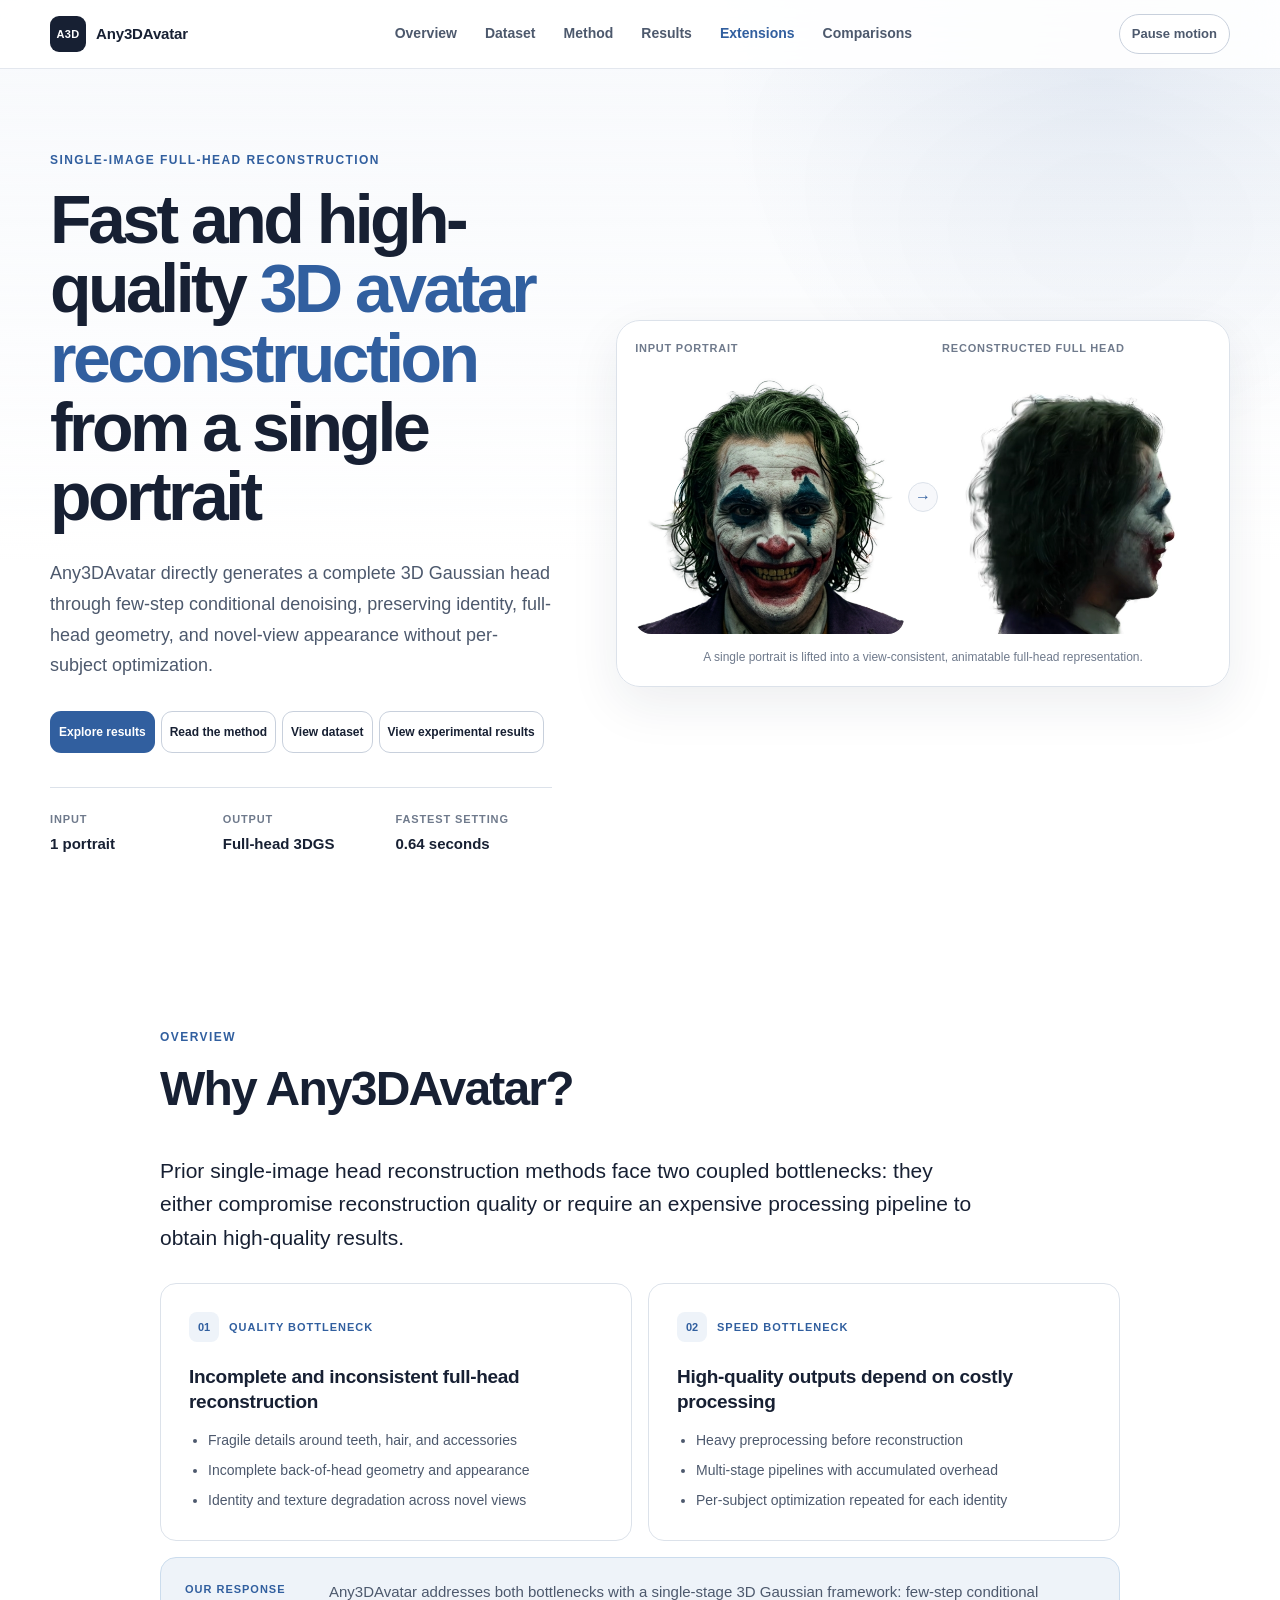
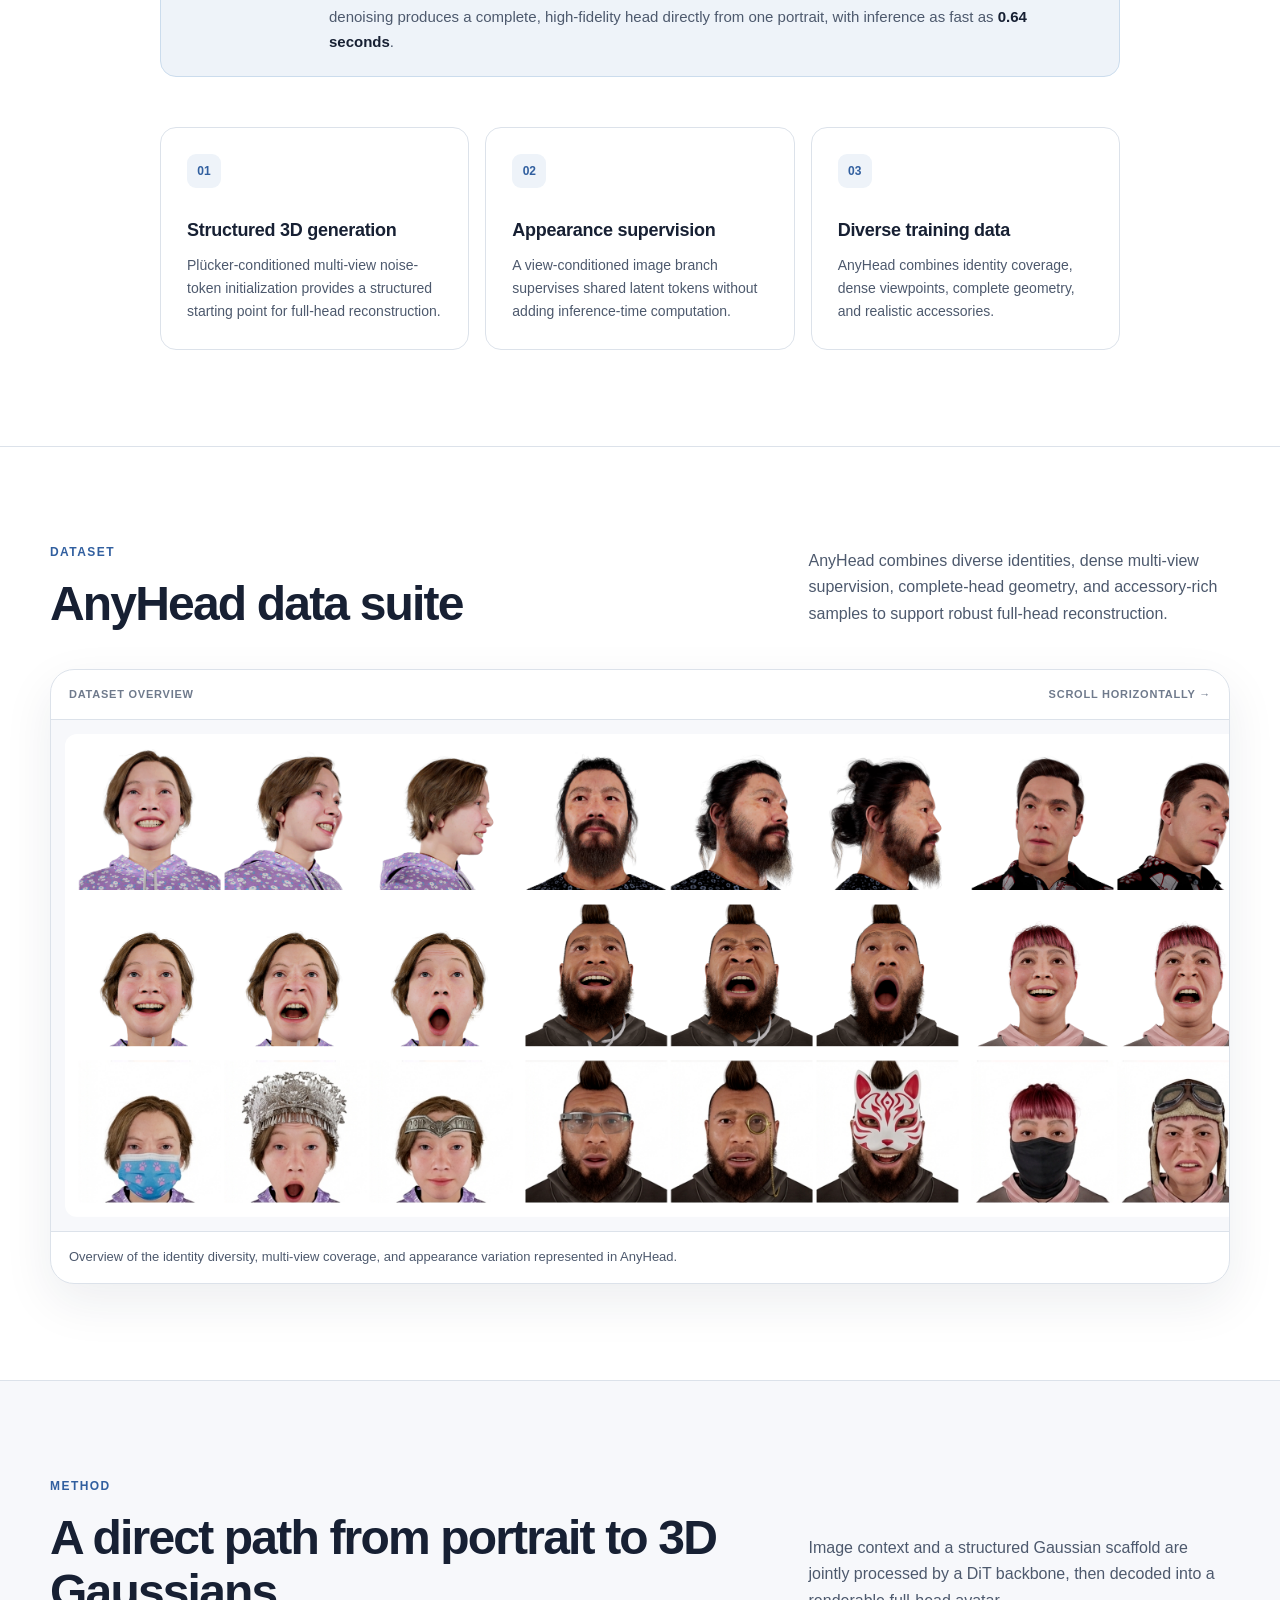
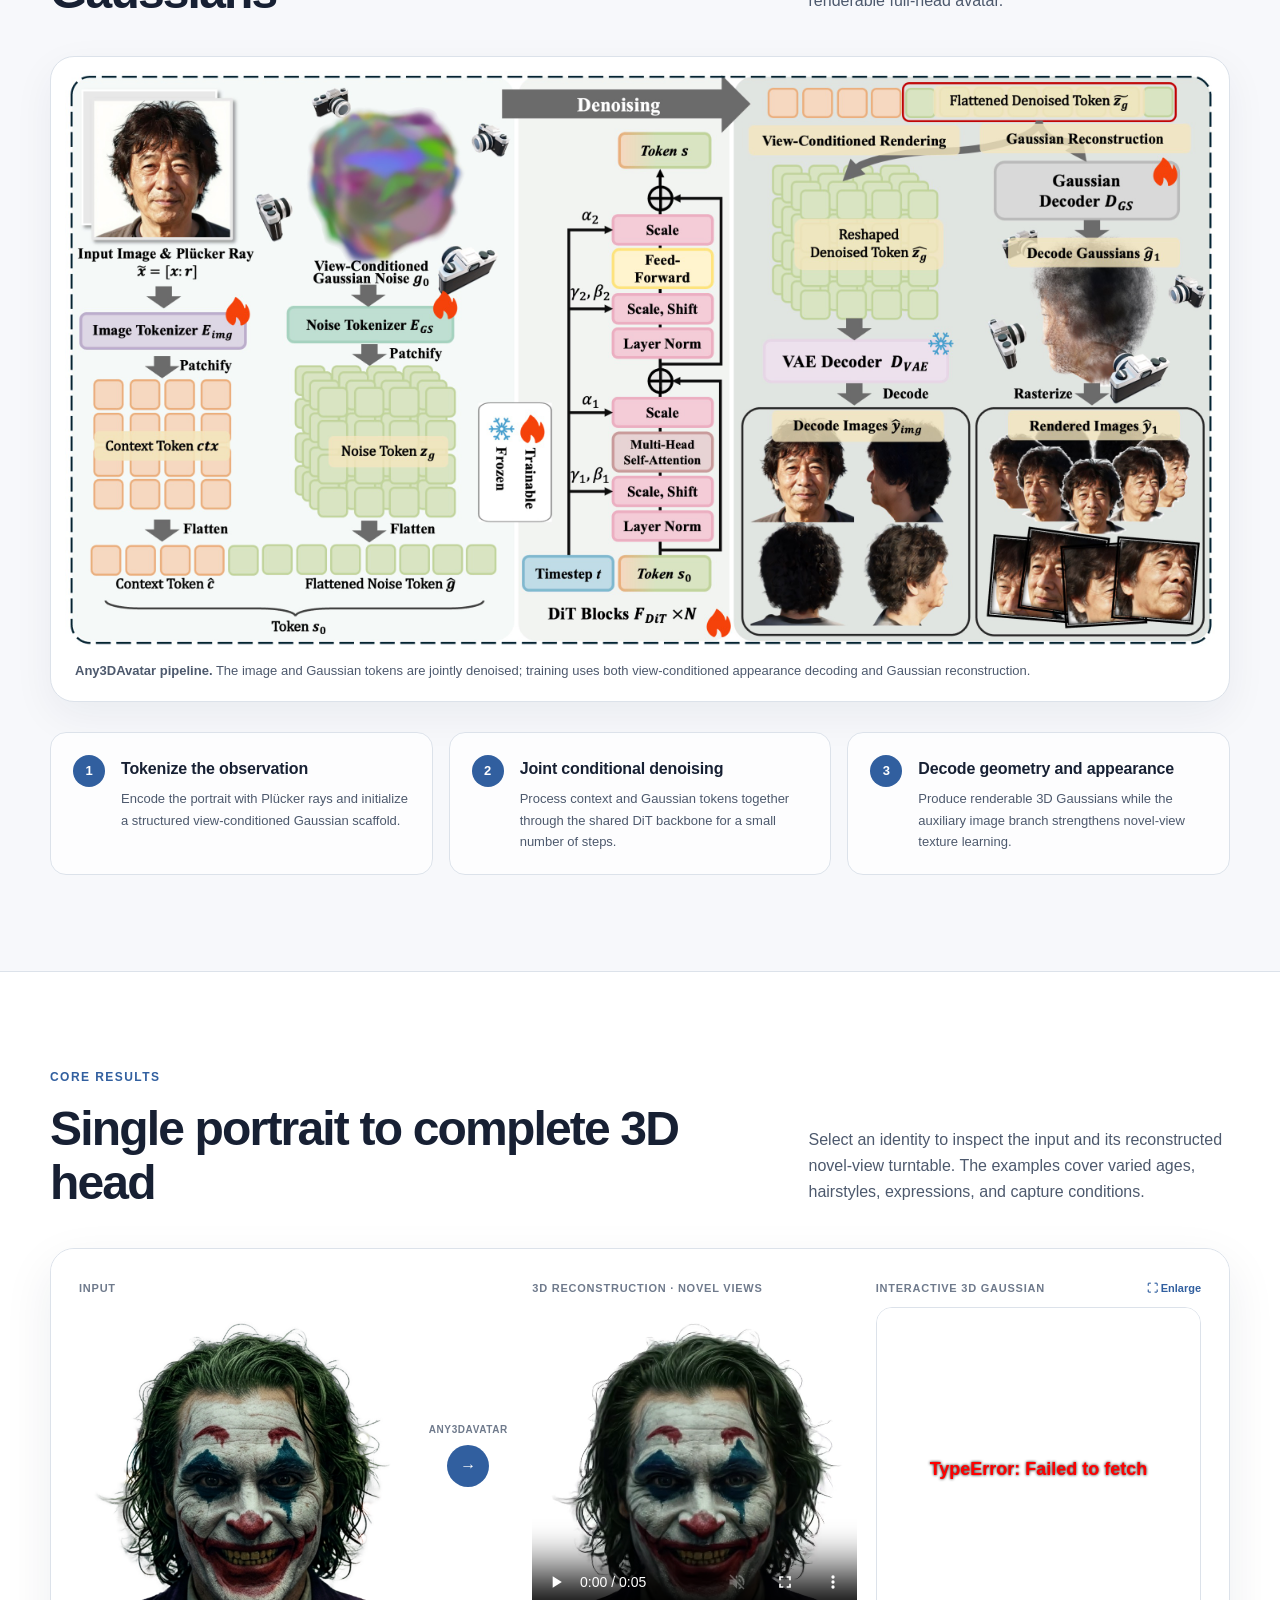
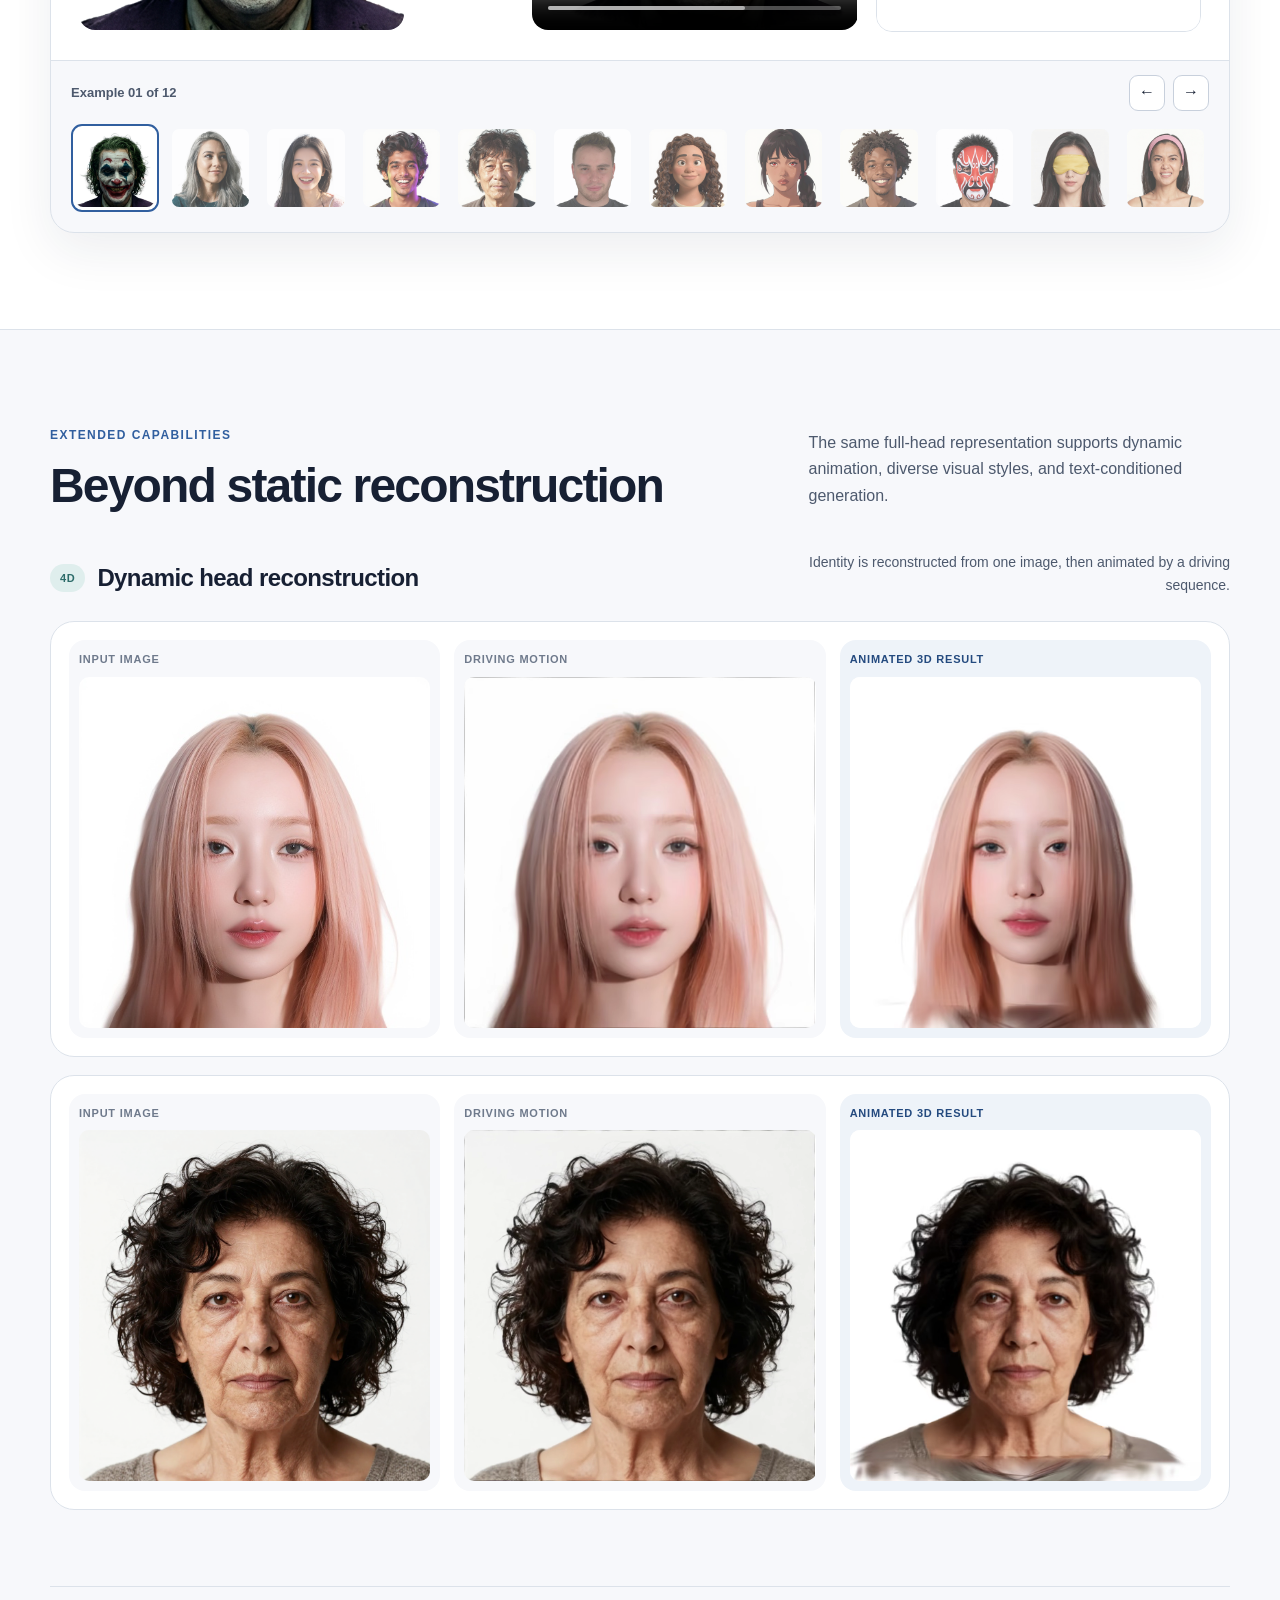
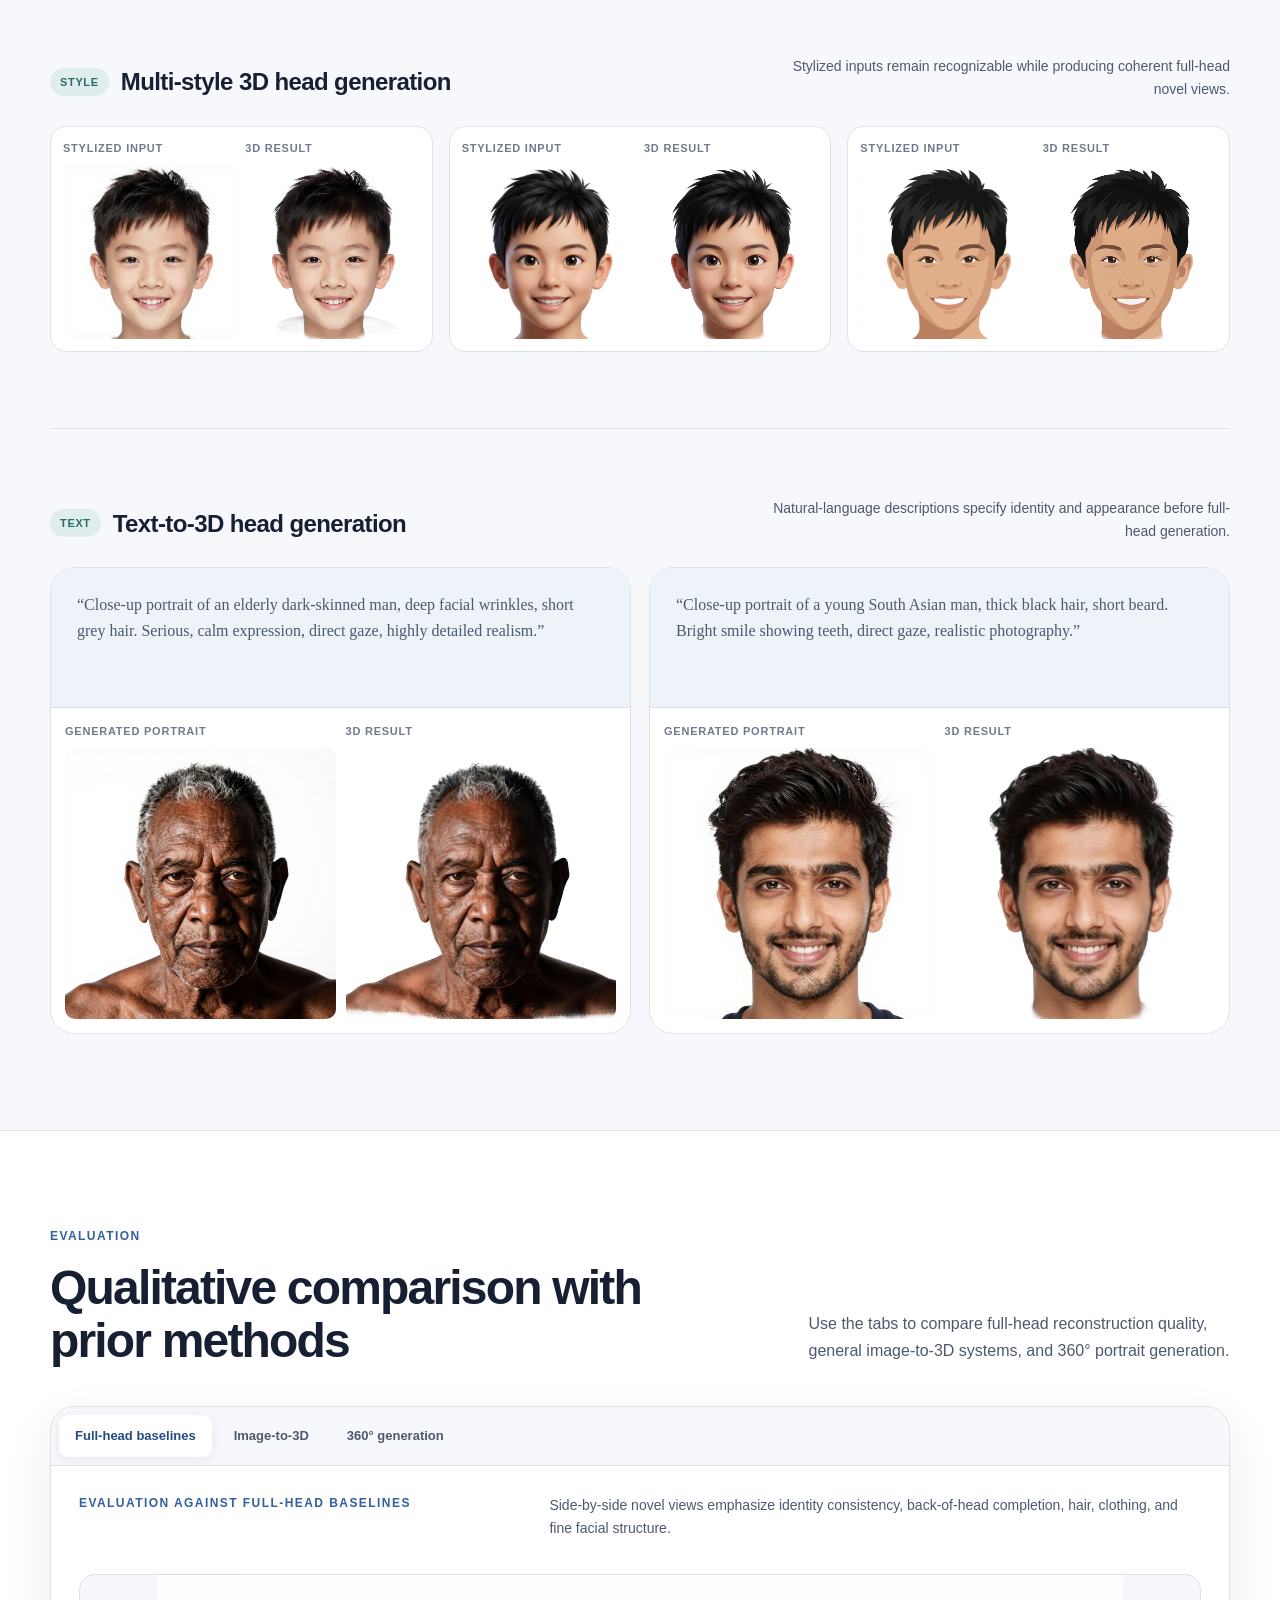
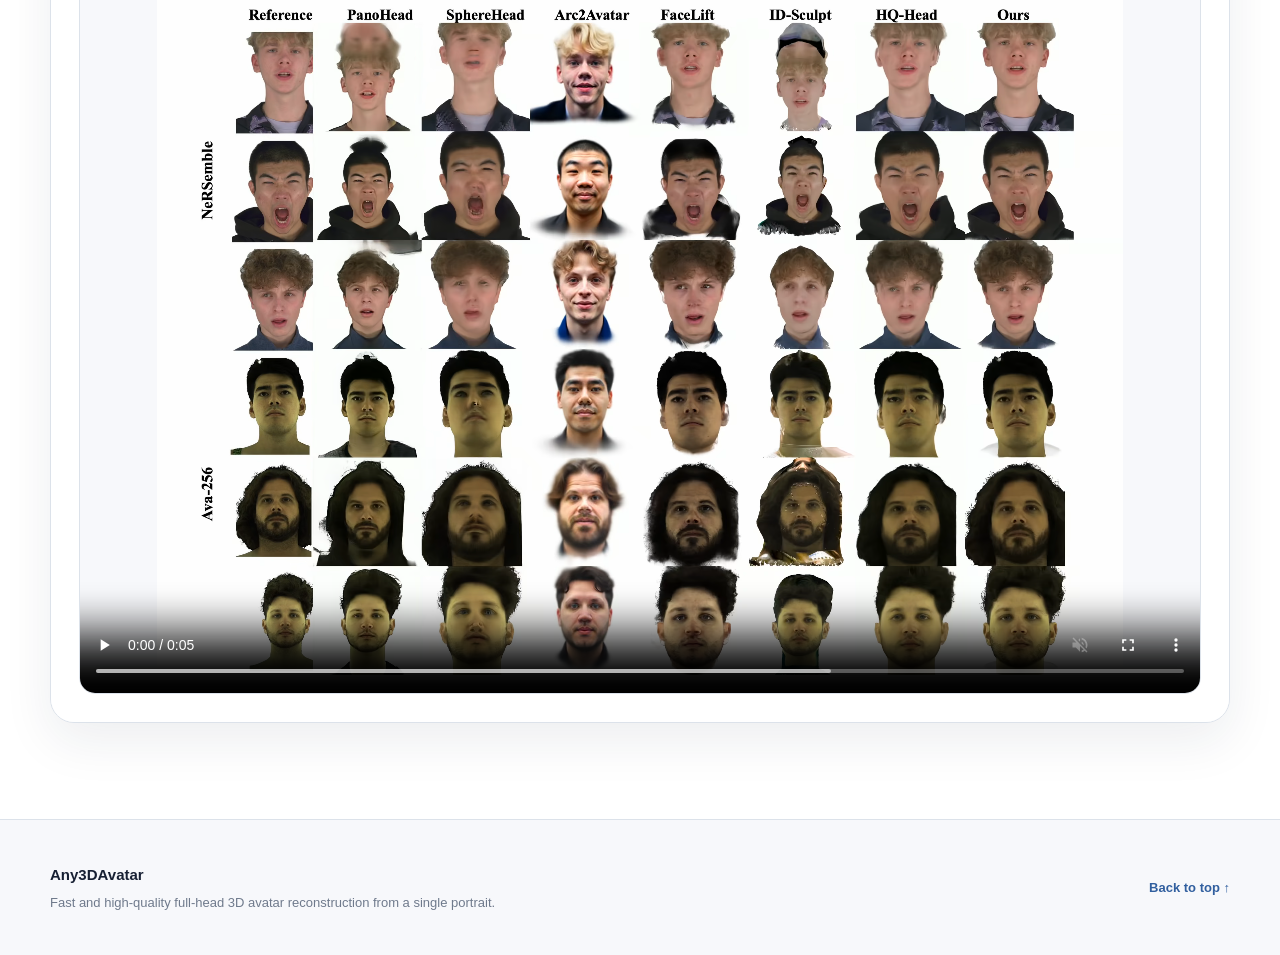
<file: index.html>
<!DOCTYPE html>
<html lang="en">

<head>
  <meta charset="utf-8">
  <meta name="viewport" content="width=device-width, initial-scale=1">
  <meta name="description"
    content="Any3DAvatar reconstructs a high-quality full-head 3D Gaussian avatar from a single portrait image.">
  <meta name="theme-color" content="#f7f8fb">
  <title>Any3DAvatar | Single-Image Full-Head 3D Avatar Reconstruction</title>
  <link rel="stylesheet" href="./static/css/index.css">
  <script defer src="./static/js/site.js"></script>
</head>

<body>
  <a class="skip-link" href="#main-content">Skip to main content</a>

  <header class="site-header">
    <div class="page-shell header-inner">
      <a class="brand" href="#top" aria-label="Any3DAvatar home">
        <span class="brand-mark" aria-hidden="true">A3D</span>
        <span>Any3DAvatar</span>
      </a>
      <nav class="site-nav" aria-label="Primary navigation">
        <a href="#overview">Overview</a>
        <a href="#dataset">Dataset</a>
        <a href="#method">Method</a>
        <a href="#results">Results</a>
        <a href="#extensions">Extensions</a>
        <a href="#comparisons">Comparisons</a>
      </nav>
      <button class="motion-toggle" id="motion-toggle" type="button" aria-pressed="false">
        Pause motion
      </button>
    </div>
  </header>

  <main id="main-content">
    <section class="hero-section" id="top">
      <div class="page-shell hero-grid">
        <div class="hero-copy">
          <p class="eyebrow">Single-image full-head reconstruction</p>
          <h1>Fast and high-quality <span>3D avatar reconstruction</span> from a single portrait</h1>
          <p class="hero-summary">
            Any3DAvatar directly generates a complete 3D Gaussian head through few-step conditional denoising,
            preserving identity, full-head geometry, and novel-view appearance without per-subject optimization.
          </p>
          <div class="hero-actions">
            <a class="button button-primary" href="#results">Explore results</a>
            <a class="button button-secondary" href="#method">Read the method</a>
            <a class="button button-secondary" href="#dataset">View dataset</a>
            <a class="button button-secondary" href="#comparisons">View experimental results</a>
          </div>
          <dl class="hero-facts">
            <div>
              <dt>Input</dt>
              <dd>1 portrait</dd>
            </div>
            <div>
              <dt>Output</dt>
              <dd>Full-head 3DGS</dd>
            </div>
            <div>
              <dt>Fastest setting</dt>
              <dd>0.64 seconds</dd>
            </div>
          </dl>
        </div>

        <figure class="hero-demo media-panel">
          <div class="hero-demo-grid">
            <div class="media-cell">
              <span class="media-label">Input portrait</span>
              <img src="./static/images/in1.png" alt="Input portrait used for the reconstruction example"
                fetchpriority="high">
            </div>
            <div class="demo-arrow" aria-hidden="true">→</div>
            <div class="media-cell">
              <span class="media-label">Reconstructed full head</span>
              <video muted loop playsinline preload="metadata"
                title="Novel-view rotation of the reconstructed full-head avatar">
                <source src="./static/videos/video1.mp4" type="video/mp4">
              </video>
            </div>
          </div>
          <figcaption>A single portrait is lifted into a view-consistent, animatable full-head representation.</figcaption>
        </figure>
      </div>
    </section>

    <section class="section" id="overview">
      <div class="page-shell narrow-shell">
        <div class="section-heading">
          <p class="section-kicker">Overview</p>
          <h2>Why Any3DAvatar?</h2>
        </div>
        <p class="overview-intro">
          Prior single-image head reconstruction methods face two coupled bottlenecks: they either compromise
          reconstruction quality or require an expensive processing pipeline to obtain high-quality results.
        </p>
        <div class="problem-grid">
          <article class="problem-card">
            <div class="problem-card-heading">
              <span class="problem-number">01</span>
              <p>Quality bottleneck</p>
            </div>
            <h3>Incomplete and inconsistent full-head reconstruction</h3>
            <ul>
              <li>Fragile details around teeth, hair, and accessories</li>
              <li>Incomplete back-of-head geometry and appearance</li>
              <li>Identity and texture degradation across novel views</li>
            </ul>
          </article>
          <article class="problem-card">
            <div class="problem-card-heading">
              <span class="problem-number">02</span>
              <p>Speed bottleneck</p>
            </div>
            <h3>High-quality outputs depend on costly processing</h3>
            <ul>
              <li>Heavy preprocessing before reconstruction</li>
              <li>Multi-stage pipelines with accumulated overhead</li>
              <li>Per-subject optimization repeated for each identity</li>
            </ul>
          </article>
        </div>
        <div class="overview-response">
          <span>Our response</span>
          <p>
            Any3DAvatar addresses both bottlenecks with a single-stage 3D Gaussian framework: few-step conditional
            denoising produces a complete, high-fidelity head directly from one portrait, with inference as fast as
            <strong>0.64 seconds</strong>.
          </p>
        </div>

        <div class="contribution-grid">
          <article class="contribution-card">
            <span class="card-index">01</span>
            <h3>Structured 3D generation</h3>
            <p>Plücker-conditioned multi-view noise-token initialization provides a structured starting point for full-head reconstruction.</p>
          </article>
          <article class="contribution-card">
            <span class="card-index">02</span>
            <h3>Appearance supervision</h3>
            <p>A view-conditioned image branch supervises shared latent tokens without adding inference-time computation.</p>
          </article>
          <article class="contribution-card">
            <span class="card-index">03</span>
            <h3>Diverse training data</h3>
            <p>AnyHead combines identity coverage, dense viewpoints, complete geometry, and realistic accessories.</p>
          </article>
        </div>
      </div>
    </section>

    <section class="section dataset-section" id="dataset">
      <div class="page-shell">
        <div class="section-heading split-heading">
          <div>
            <p class="section-kicker">Dataset</p>
            <h2>AnyHead data suite</h2>
          </div>
          <p>
            AnyHead combines diverse identities, dense multi-view supervision, complete-head geometry, and
            accessory-rich samples to support robust full-head reconstruction.
          </p>
        </div>

        <figure class="dataset-figure">
          <div class="dataset-scroll-header">
            <span>Dataset overview</span>
            <span>Scroll horizontally →</span>
          </div>
          <div class="dataset-scroll" tabindex="0"
            aria-label="Horizontally scrollable overview of the AnyHead dataset">
            <img src="./static/images/dataset_overview_collage.png"
              alt="Wide collage presenting identities, viewpoints, geometry, and appearance coverage in the AnyHead dataset"
              loading="lazy">
          </div>
          <figcaption>
            Overview of the identity diversity, multi-view coverage, and appearance variation represented in AnyHead.
          </figcaption>
        </figure>
      </div>
    </section>

    <section class="section section-tinted" id="method">
      <div class="page-shell">
        <div class="section-heading split-heading">
          <div>
            <p class="section-kicker">Method</p>
            <h2>A direct path from portrait to 3D Gaussians</h2>
          </div>
          <p>
            Image context and a structured Gaussian scaffold are jointly processed by a DiT backbone, then decoded into
            a renderable full-head avatar.
          </p>
        </div>

        <figure class="pipeline-figure">
          <img src="./static/images/pipeline.jpg"
            alt="Any3DAvatar pipeline showing image tokenization, Gaussian noise tokenization, DiT denoising, and image and Gaussian decoders"
            loading="lazy">
          <figcaption>
            <strong>Any3DAvatar pipeline.</strong> The image and Gaussian tokens are jointly denoised; training uses both
            view-conditioned appearance decoding and Gaussian reconstruction.
          </figcaption>
        </figure>

        <ol class="method-steps">
          <li>
            <span>1</span>
            <div>
              <h3>Tokenize the observation</h3>
              <p>Encode the portrait with Plücker rays and initialize a structured view-conditioned Gaussian scaffold.</p>
            </div>
          </li>
          <li>
            <span>2</span>
            <div>
              <h3>Joint conditional denoising</h3>
              <p>Process context and Gaussian tokens together through the shared DiT backbone for a small number of steps.</p>
            </div>
          </li>
          <li>
            <span>3</span>
            <div>
              <h3>Decode geometry and appearance</h3>
              <p>Produce renderable 3D Gaussians while the auxiliary image branch strengthens novel-view texture learning.</p>
            </div>
          </li>
        </ol>
      </div>
    </section>

    <section class="section" id="results">
      <div class="page-shell">
        <div class="section-heading split-heading">
          <div>
            <p class="section-kicker">Core results</p>
            <h2>Single portrait to complete 3D head</h2>
          </div>
          <p>
            Select an identity to inspect the input and its reconstructed novel-view turntable. The examples cover
            varied ages, hairstyles, expressions, and capture conditions.
          </p>
        </div>

        <div class="result-explorer">
          <div class="explorer-stage">
            <div class="explorer-panel">
              <span class="media-label">Input</span>
              <img id="explorer-input" src="./static/images/in1.png" alt="Selected input portrait">
            </div>
            <div class="stage-connector" aria-hidden="true">
              <span>Any3DAvatar</span>
              <b>→</b>
            </div>
            <div class="explorer-panel">
              <span class="media-label">3D reconstruction · novel views</span>
              <video id="explorer-video" muted loop playsinline controls preload="metadata"
                title="Selected reconstructed avatar turntable">
                <source src="./static/videos/video1.mp4" type="video/mp4">
              </video>
            </div>
            <div class="explorer-panel explorer-splat-panel" id="explorer-splat-panel">
              <div class="explorer-splat-heading">
                <span class="media-label">Interactive 3D Gaussian</span>
                <button class="splat-expand-button" id="splat-expand" type="button"
                  aria-label="Open interactive 3D view in a large window" aria-haspopup="dialog"
                  aria-expanded="false">&#x26F6; Enlarge</button>
              </div>
              <iframe id="explorer-splat" src="./splat/index.html?url="
                title="Interactive 3D Gaussian for reconstruction example 1" loading="lazy"
                allowfullscreen tabindex="0"></iframe>
            </div>
          </div>
          <div class="explorer-toolbar">
            <p id="explorer-status" aria-live="polite">Example 01 of 12</p>
            <div class="explorer-arrows">
              <button id="explorer-prev" type="button" aria-label="Show previous example">←</button>
              <button id="explorer-next" type="button" aria-label="Show next example">→</button>
            </div>
          </div>
          <div class="identity-strip" id="identity-strip" role="tablist"
            aria-label="Choose a reconstruction example"></div>
        </div>
      </div>
    </section>

    <section class="section section-tinted" id="extensions">
      <div class="page-shell">
        <div class="section-heading split-heading">
          <div>
            <p class="section-kicker">Extended capabilities</p>
            <h2>Beyond static reconstruction</h2>
          </div>
          <p>
            The same full-head representation supports dynamic animation, diverse visual styles, and text-conditioned
            generation.
          </p>
        </div>

        <div class="subsection">
          <div class="subsection-heading">
            <div>
              <span class="capability-tag">4D</span>
              <h3>Dynamic head reconstruction</h3>
            </div>
            <p>Identity is reconstructed from one image, then animated by a driving sequence.</p>
          </div>
          <div class="dynamic-list">
            <article class="dynamic-case">
              <div class="labeled-media">
                <span>Input image</span>
                <img src="./static/images/4D1.jpg" alt="First identity input for 4D reconstruction" loading="lazy">
              </div>
              <div class="labeled-media">
                <span>Driving motion</span>
                <video muted loop playsinline preload="metadata" title="Driving motion for the first 4D example">
                  <source src="./static/videos/4D11.mp4" type="video/mp4">
                </video>
              </div>
              <div class="labeled-media emphasized-media">
                <span>Animated 3D result</span>
                <video muted loop playsinline preload="metadata" title="Animated result for the first 4D example">
                  <source src="./static/videos/4D12.mp4" type="video/mp4">
                </video>
              </div>
            </article>
            <article class="dynamic-case">
              <div class="labeled-media">
                <span>Input image</span>
                <img src="./static/images/4D2.png" alt="Second identity input for 4D reconstruction" loading="lazy">
              </div>
              <div class="labeled-media">
                <span>Driving motion</span>
                <video muted loop playsinline preload="metadata" title="Driving motion for the second 4D example">
                  <source src="./static/videos/4D21.mp4" type="video/mp4">
                </video>
              </div>
              <div class="labeled-media emphasized-media">
                <span>Animated 3D result</span>
                <video muted loop playsinline preload="metadata" title="Animated result for the second 4D example">
                  <source src="./static/videos/4D22.mp4" type="video/mp4">
                </video>
              </div>
            </article>
          </div>
        </div>

        <div class="subsection">
          <div class="subsection-heading">
            <div>
              <span class="capability-tag">Style</span>
              <h3>Multi-style 3D head generation</h3>
            </div>
            <p>Stylized inputs remain recognizable while producing coherent full-head novel views.</p>
          </div>
          <div class="style-grid">
            <article class="paired-card">
              <div>
                <span class="media-label">Stylized input</span>
                <img src="./static/images/multi2.png" alt="Painterly stylized portrait input" loading="lazy">
              </div>
              <div>
                <span class="media-label">3D result</span>
                <video muted loop playsinline preload="metadata" title="3D result for the painterly input">
                  <source src="./static/videos/style3.mp4" type="video/mp4">
                </video>
              </div>
            </article>
            <article class="paired-card">
              <div>
                <span class="media-label">Stylized input</span>
                <img src="./static/images/multi1.png" alt="Illustrated portrait input" loading="lazy">
              </div>
              <div>
                <span class="media-label">3D result</span>
                <video muted loop playsinline preload="metadata" title="3D result for the illustrated input">
                  <source src="./static/videos/style2.mp4" type="video/mp4">
                </video>
              </div>
            </article>
            <article class="paired-card">
              <div>
                <span class="media-label">Stylized input</span>
                <img src="./static/images/multi3.png" alt="Graphic stylized portrait input" loading="lazy">
              </div>
              <div>
                <span class="media-label">3D result</span>
                <video muted loop playsinline preload="metadata" title="3D result for the graphic input">
                  <source src="./static/videos/style1.mp4" type="video/mp4">
                </video>
              </div>
            </article>
          </div>
        </div>

        <div class="subsection">
          <div class="subsection-heading">
            <div>
              <span class="capability-tag">Text</span>
              <h3>Text-to-3D head generation</h3>
            </div>
            <p>Natural-language descriptions specify identity and appearance before full-head generation.</p>
          </div>
          <div class="text-result-grid">
            <article class="prompt-card">
              <blockquote>
                “Close-up portrait of an elderly dark-skinned man, deep facial wrinkles, short grey hair. Serious,
                calm expression, direct gaze, highly detailed realism.”
              </blockquote>
              <div class="prompt-media">
                <div>
                  <span class="media-label">Generated portrait</span>
                  <img src="./static/images/textin_1.png" alt="Portrait generated from the first text prompt" loading="lazy">
                </div>
                <div>
                  <span class="media-label">3D result</span>
                  <video muted loop playsinline preload="metadata" title="3D head generated from the first prompt">
                    <source src="./static/videos/text1.mp4" type="video/mp4">
                  </video>
                </div>
              </div>
            </article>
            <article class="prompt-card">
              <blockquote>
                “Close-up portrait of a young South Asian man, thick black hair, short beard. Bright smile showing
                teeth, direct gaze, realistic photography.”
              </blockquote>
              <div class="prompt-media">
                <div>
                  <span class="media-label">Generated portrait</span>
                  <img src="./static/images/textin_2.png" alt="Portrait generated from the second text prompt" loading="lazy">
                </div>
                <div>
                  <span class="media-label">3D result</span>
                  <video muted loop playsinline preload="metadata" title="3D head generated from the second prompt">
                    <source src="./static/videos/text2.mp4" type="video/mp4">
                  </video>
                </div>
              </div>
            </article>
          </div>
        </div>
      </div>
    </section>

    <section class="section" id="comparisons">
      <div class="page-shell">
        <div class="section-heading split-heading">
          <div>
            <p class="section-kicker">Evaluation</p>
            <h2>Qualitative comparison with prior methods</h2>
          </div>
          <p>
            Use the tabs to compare full-head reconstruction quality, general image-to-3D systems, and 360° portrait
            generation.
          </p>
        </div>

        <div class="comparison-viewer">
          <div class="comparison-tabs" role="tablist" aria-label="Comparison category">
            <button id="comparison-tab-baselines" type="button" role="tab" aria-selected="true"
              aria-controls="comparison-panel" data-comparison="baselines">Full-head baselines</button>
            <button id="comparison-tab-image3d" type="button" role="tab" aria-selected="false"
              aria-controls="comparison-panel" data-comparison="image3d">Image-to-3D</button>
            <button id="comparison-tab-video360" type="button" role="tab" aria-selected="false"
              aria-controls="comparison-panel" data-comparison="video360">360° generation</button>
          </div>
          <div class="comparison-panel" id="comparison-panel" role="tabpanel"
            aria-labelledby="comparison-tab-baselines">
            <div class="comparison-copy">
              <p class="comparison-overline" id="comparison-overline">Evaluation against full-head baselines</p>
              <p id="comparison-description">
                Side-by-side novel views emphasize identity consistency, back-of-head completion, hair, clothing, and
                fine facial structure.
              </p>
            </div>
            <video id="comparison-video" muted loop playsinline controls preload="metadata"
              title="Qualitative comparison against full-head reconstruction baselines">
              <source src="./static/videos/comparison_video-page.mp4" type="video/mp4">
            </video>
          </div>
        </div>
      </div>
    </section>
  </main>

  <div class="splat-modal" id="splat-modal" role="dialog" aria-modal="true"
    aria-label="Enlarged interactive 3D Gaussian" hidden>
    <div class="splat-modal-backdrop" data-close-splat></div>
  </div>

  <footer class="site-footer">
    <div class="page-shell footer-inner">
      <div>
        <strong>Any3DAvatar</strong>
        <p>Fast and high-quality full-head 3D avatar reconstruction from a single portrait.</p>
      </div>
      <a href="#top">Back to top ↑</a>
    </div>
  </footer>
</body>

</html>
</file>
<file: static/css/index.css>
:root {
  --ink: #172033;
  --ink-soft: #4d596d;
  --muted: #6f7a8c;
  --line: #dce2ea;
  --line-strong: #c8d0dc;
  --paper: #ffffff;
  --surface: #f7f8fb;
  --surface-blue: #eef3f9;
  --accent: #315f9f;
  --accent-dark: #244a7f;
  --accent-soft: #dce8f5;
  --teal: #2c6b69;
  --shadow: 0 18px 50px rgba(24, 38, 61, 0.08);
  --radius-lg: 24px;
  --radius-md: 16px;
  --radius-sm: 10px;
  --page: 1180px;
  --narrow: 960px;
}

* {
  box-sizing: border-box;
}

html {
  scroll-behavior: smooth;
  scroll-padding-top: 88px;
}

body {
  margin: 0;
  color: var(--ink);
  background: var(--paper);
  font-family: Inter, ui-sans-serif, -apple-system, BlinkMacSystemFont, "Segoe UI", sans-serif;
  font-size: 16px;
  line-height: 1.65;
  text-rendering: optimizeLegibility;
  -webkit-font-smoothing: antialiased;
}

body::before {
  position: fixed;
  inset: 0 0 auto;
  z-index: -1;
  height: 560px;
  content: "";
  background:
    radial-gradient(circle at 86% 12%, rgba(49, 95, 159, 0.1), transparent 32%),
    linear-gradient(180deg, #f7f9fc 0%, rgba(247, 249, 252, 0) 100%);
  pointer-events: none;
}

img,
video {
  display: block;
  max-width: 100%;
}

img {
  height: auto;
}

video {
  width: 100%;
  background: #fff;
}

button,
a {
  font: inherit;
}

a {
  color: inherit;
}

button {
  color: inherit;
}

button:focus-visible,
a:focus-visible {
  outline: 3px solid rgba(49, 95, 159, 0.35);
  outline-offset: 3px;
}

.skip-link {
  position: fixed;
  top: 10px;
  left: 10px;
  z-index: 100;
  padding: 10px 14px;
  border-radius: 8px;
  color: #fff;
  background: var(--ink);
  transform: translateY(-150%);
  transition: transform 160ms ease;
}

.skip-link:focus {
  transform: translateY(0);
}

.page-shell {
  width: min(calc(100% - 40px), var(--page));
  margin-inline: auto;
}

.narrow-shell {
  max-width: var(--narrow);
}

.site-header {
  position: sticky;
  top: 0;
  z-index: 50;
  border-bottom: 1px solid rgba(220, 226, 234, 0.8);
  background: rgba(255, 255, 255, 0.9);
  backdrop-filter: blur(16px);
  -webkit-backdrop-filter: blur(16px);
}

.header-inner {
  display: flex;
  min-height: 68px;
  align-items: center;
  gap: 28px;
}

.brand {
  display: inline-flex;
  flex: 0 0 auto;
  align-items: center;
  gap: 10px;
  color: var(--ink);
  font-size: 15px;
  font-weight: 760;
  letter-spacing: -0.01em;
  text-decoration: none;
}

.brand-mark {
  display: grid;
  width: 36px;
  height: 36px;
  place-items: center;
  border-radius: 9px;
  color: #fff;
  background: var(--ink);
  font-size: 11px;
  letter-spacing: 0.03em;
}

.site-nav {
  display: flex;
  min-width: 0;
  flex: 1;
  align-items: center;
  justify-content: center;
  gap: 28px;
}

.site-nav a {
  color: var(--ink-soft);
  font-size: 14px;
  font-weight: 620;
  text-decoration: none;
  transition: color 150ms ease;
}

.site-nav a:hover {
  color: var(--accent);
}

.site-nav a[aria-current="location"] {
  color: var(--accent);
}

.motion-toggle {
  flex: 0 0 auto;
  padding: 8px 12px;
  border: 1px solid var(--line-strong);
  border-radius: 999px;
  color: var(--ink-soft);
  background: #fff;
  font-size: 13px;
  font-weight: 650;
  cursor: pointer;
  transition: border-color 150ms ease, color 150ms ease, background 150ms ease;
}

.motion-toggle:hover,
.motion-toggle[aria-pressed="true"] {
  border-color: var(--accent);
  color: var(--accent-dark);
  background: var(--surface-blue);
}

.hero-section {
  padding: 82px 0 76px;
}

.hero-grid {
  display: grid;
  grid-template-columns: minmax(0, 0.9fr) minmax(520px, 1.1fr);
  align-items: center;
  gap: 64px;
}

.eyebrow,
.section-kicker,
.comparison-overline {
  margin: 0 0 14px;
  color: var(--accent);
  font-size: 12px;
  font-weight: 780;
  letter-spacing: 0.12em;
  text-transform: uppercase;
}

.hero-copy h1 {
  max-width: 680px;
  margin: 0;
  font-size: clamp(42px, 5.4vw, 68px);
  font-weight: 780;
  letter-spacing: -0.052em;
  line-height: 1.02;
}

.hero-copy h1 span {
  color: var(--accent);
}

.hero-summary {
  max-width: 650px;
  margin: 26px 0 0;
  color: var(--ink-soft);
  font-size: 18px;
  line-height: 1.72;
}

.hero-actions {
  display: flex;
  flex-wrap: nowrap;
  gap: 6px;
  margin-top: 30px;
}

.hero-actions .button {
  min-height: 42px;
  padding-inline: 8px;
  font-size: 12px;
  white-space: nowrap;
}

.button {
  display: inline-flex;
  min-height: 46px;
  align-items: center;
  justify-content: center;
  padding: 0 18px;
  border: 1px solid transparent;
  border-radius: 11px;
  font-size: 14px;
  font-weight: 720;
  text-decoration: none;
  transition: transform 150ms ease, background 150ms ease, border-color 150ms ease;
}

.button:hover {
  transform: translateY(-1px);
}

.button-primary {
  color: #fff;
  background: var(--accent);
}

.button-primary:hover {
  background: var(--accent-dark);
}

.button-secondary {
  border-color: var(--line-strong);
  color: var(--ink);
  background: #fff;
}

.button-secondary:hover {
  border-color: var(--accent);
}

.hero-facts {
  display: grid;
  grid-template-columns: repeat(3, 1fr);
  margin: 34px 0 0;
  padding-top: 22px;
  border-top: 1px solid var(--line);
  gap: 16px;
}

.hero-facts div {
  min-width: 0;
}

.hero-facts dt {
  margin-bottom: 3px;
  color: var(--muted);
  font-size: 11px;
  font-weight: 740;
  letter-spacing: 0.08em;
  text-transform: uppercase;
}

.hero-facts dd {
  margin: 0;
  color: var(--ink);
  font-size: 15px;
  font-weight: 720;
}

.media-panel {
  margin: 0;
  padding: 18px;
  border: 1px solid var(--line);
  border-radius: var(--radius-lg);
  background: rgba(255, 255, 255, 0.92);
  box-shadow: var(--shadow);
}

.hero-demo-grid {
  display: grid;
  grid-template-columns: 1fr 38px 1fr;
  align-items: center;
}

.media-cell {
  position: relative;
  min-width: 0;
  background: #fff;
}

.media-cell img,
.media-cell video {
  width: 100%;
  aspect-ratio: 1;
  overflow: hidden;
  border-radius: var(--radius-md);
  object-fit: cover;
}

.media-label {
  display: block;
  margin-bottom: 8px;
  color: var(--muted);
  font-size: 11px;
  font-weight: 750;
  letter-spacing: 0.07em;
  text-transform: uppercase;
}

.demo-arrow {
  display: grid;
  width: 30px;
  height: 30px;
  margin: 20px auto 0;
  place-items: center;
  border: 1px solid var(--line);
  border-radius: 50%;
  color: var(--accent);
  background: var(--surface);
  font-weight: 750;
}

.hero-demo figcaption {
  margin-top: 14px;
  color: var(--muted);
  font-size: 12px;
  text-align: center;
}

.section {
  padding: 96px 0;
}

.section-tinted {
  border-block: 1px solid var(--line);
  background: var(--surface);
}

.section-heading {
  margin-bottom: 38px;
}

.section-heading h2 {
  max-width: 760px;
  margin: 0;
  font-size: clamp(32px, 4vw, 48px);
  font-weight: 760;
  letter-spacing: -0.038em;
  line-height: 1.12;
}

.split-heading {
  display: grid;
  grid-template-columns: minmax(0, 1.25fr) minmax(300px, 0.75fr);
  align-items: end;
  gap: 56px;
}

.split-heading > p {
  margin: 0 0 4px;
  color: var(--ink-soft);
}

.overview-intro {
  max-width: 820px;
  margin: 0 0 28px;
  color: var(--ink);
  font-size: 21px;
  font-weight: 530;
  line-height: 1.6;
}

.problem-grid {
  display: grid;
  grid-template-columns: 1fr 1fr;
  gap: 16px;
}

.problem-card {
  padding: 28px;
  border: 1px solid var(--line);
  border-radius: var(--radius-md);
  background: #fff;
}

.problem-card-heading {
  display: flex;
  align-items: center;
  gap: 10px;
}

.problem-card-heading p {
  margin: 0;
  color: var(--accent);
  font-size: 11px;
  font-weight: 780;
  letter-spacing: 0.09em;
  text-transform: uppercase;
}

.problem-number {
  display: grid;
  width: 30px;
  height: 30px;
  place-items: center;
  border-radius: 8px;
  color: var(--accent);
  background: var(--surface-blue);
  font-size: 11px;
  font-weight: 780;
}

.problem-card h3 {
  margin: 22px 0 14px;
  font-size: 19px;
  letter-spacing: -0.015em;
  line-height: 1.35;
}

.problem-card ul {
  margin: 0;
  padding-left: 19px;
  color: var(--ink-soft);
  font-size: 14px;
}

.problem-card li + li {
  margin-top: 7px;
}

.overview-response {
  display: grid;
  grid-template-columns: 120px 1fr;
  align-items: start;
  margin-top: 16px;
  padding: 22px 24px;
  border: 1px solid #cbdced;
  border-radius: var(--radius-md);
  background: var(--surface-blue);
  gap: 24px;
}

.overview-response > span {
  color: var(--accent);
  font-size: 11px;
  font-weight: 780;
  letter-spacing: 0.09em;
  text-transform: uppercase;
}

.overview-response p {
  margin: 0;
  color: var(--ink-soft);
  font-size: 15px;
}

.overview-response strong {
  color: var(--ink);
}

.dataset-section {
  border-top: 1px solid var(--line);
}

.dataset-figure {
  margin: 0;
  overflow: hidden;
  border: 1px solid var(--line);
  border-radius: var(--radius-lg);
  background: #fff;
  box-shadow: var(--shadow);
}

.dataset-scroll-header {
  display: flex;
  min-height: 50px;
  align-items: center;
  justify-content: space-between;
  padding: 0 18px;
  border-bottom: 1px solid var(--line);
  color: var(--muted);
  font-size: 11px;
  font-weight: 750;
  letter-spacing: 0.07em;
  text-transform: uppercase;
}

.dataset-scroll {
  overflow-x: auto;
  overflow-y: hidden;
  padding: 14px;
  background: var(--surface);
  scrollbar-color: var(--line-strong) transparent;
  scrollbar-width: thin;
}

.dataset-scroll:focus-visible {
  outline: 3px solid rgba(49, 95, 159, 0.35);
  outline-offset: -3px;
}

.dataset-scroll img {
  width: max(1800px, 100%);
  max-width: none;
  border-radius: 12px;
}

.dataset-figure figcaption {
  padding: 14px 18px 16px;
  border-top: 1px solid var(--line);
  color: var(--ink-soft);
  font-size: 13px;
}

.contribution-grid {
  display: grid;
  grid-template-columns: repeat(3, 1fr);
  margin-top: 50px;
  gap: 16px;
}

.contribution-card {
  position: relative;
  min-height: 220px;
  padding: 26px;
  overflow: hidden;
  border: 1px solid var(--line);
  border-radius: var(--radius-md);
  background: #fff;
}

.card-index {
  display: inline-grid;
  width: 34px;
  height: 34px;
  place-items: center;
  border-radius: 9px;
  color: var(--accent);
  background: var(--surface-blue);
  font-size: 12px;
  font-weight: 780;
}

.contribution-card h3 {
  margin: 28px 0 8px;
  font-size: 18px;
  letter-spacing: -0.015em;
}

.contribution-card p {
  margin: 0;
  color: var(--ink-soft);
  font-size: 14px;
}

.pipeline-figure {
  margin: 0;
  padding: 14px;
  border: 1px solid var(--line);
  border-radius: var(--radius-lg);
  background: #fff;
  box-shadow: 0 14px 42px rgba(24, 38, 61, 0.06);
}

.pipeline-figure img {
  width: 100%;
  border-radius: 14px;
}

.pipeline-figure figcaption {
  padding: 14px 10px 5px;
  color: var(--ink-soft);
  font-size: 13px;
}

.method-steps {
  display: grid;
  grid-template-columns: repeat(3, 1fr);
  margin: 30px 0 0;
  padding: 0;
  list-style: none;
  gap: 16px;
}

.method-steps li {
  display: flex;
  padding: 22px;
  border: 1px solid var(--line);
  border-radius: var(--radius-md);
  background: rgba(255, 255, 255, 0.72);
  gap: 16px;
}

.method-steps li > span {
  display: grid;
  width: 32px;
  height: 32px;
  flex: 0 0 32px;
  place-items: center;
  border-radius: 50%;
  color: #fff;
  background: var(--accent);
  font-size: 13px;
  font-weight: 750;
}

.method-steps h3 {
  margin: 1px 0 6px;
  font-size: 16px;
  letter-spacing: -0.01em;
}

.method-steps p {
  margin: 0;
  color: var(--ink-soft);
  font-size: 13px;
}

.result-explorer {
  overflow: hidden;
  border: 1px solid var(--line);
  border-radius: var(--radius-lg);
  background: var(--surface);
  box-shadow: var(--shadow);
}

.explorer-stage {
  display: grid;
  grid-template-columns: minmax(0, 1fr) 92px repeat(2, minmax(0, 1fr));
  align-items: center;
  padding: 28px;
  gap: 18px;
  background: #fff;
}

.explorer-panel {
  min-width: 0;
}

.explorer-splat-heading {
  display: flex;
  align-items: center;
  justify-content: space-between;
  gap: 10px;
  margin-bottom: 8px;
}

.explorer-splat-heading .media-label {
  margin-bottom: 0;
}

.splat-expand-button {
  border: 0;
  padding: 2px 0;
  color: var(--accent);
  background: transparent;
  font: inherit;
  font-size: 11px;
  font-weight: 700;
  cursor: pointer;
}

.splat-expand-button:hover {
  color: var(--accent-dark);
  text-decoration: underline;
}

.explorer-panel img,
.explorer-panel video,
.explorer-panel iframe {
  width: 100%;
  aspect-ratio: 1;
  border-radius: var(--radius-md);
  object-fit: cover;
  background: #fff;
}

.explorer-panel iframe {
  display: block;
  border: 1px solid var(--line);
}

.explorer-panel iframe:focus-visible {
  outline: 3px solid var(--accent);
  outline-offset: 2px;
}

.splat-modal[hidden] {
  display: none;
}

.splat-modal {
  position: fixed;
  z-index: 2000;
  inset: 0;
  display: grid;
  place-items: center;
  padding: 24px;
}

.splat-modal-backdrop {
  position: absolute;
  inset: 0;
  background: rgba(9, 15, 26, 0.78);
  backdrop-filter: blur(5px);
}

.explorer-splat-panel.is-expanded {
  position: fixed;
  z-index: 2001;
  inset: 50% auto auto 50%;
  transform: translate(-50%, -50%);
  width: min(92vw, 1400px);
  height: min(90vh, 900px);
  display: flex;
  flex-direction: column;
  padding: 14px;
  border: 1px solid rgba(255, 255, 255, 0.24);
  border-radius: var(--radius-lg);
  background: #000;
  box-shadow: 0 28px 80px rgba(0, 0, 0, 0.38);
}

.explorer-splat-panel.is-expanded .explorer-splat-heading {
  flex: 0 0 auto;
}

.explorer-splat-panel.is-expanded .media-label {
  color: rgba(255, 255, 255, 0.72);
}

.explorer-splat-panel.is-expanded .splat-expand-button {
  color: #fff;
}

.explorer-splat-panel.is-expanded iframe {
  width: 100%;
  height: auto;
  min-height: 0;
  flex: 1 1 auto;
  aspect-ratio: auto;
  border: 0;
}

body.splat-modal-open {
  overflow: hidden;
}

.stage-connector {
  display: flex;
  flex-direction: column;
  align-items: center;
  gap: 7px;
}

.stage-connector span {
  color: var(--muted);
  font-size: 10px;
  font-weight: 750;
  letter-spacing: 0.06em;
  text-transform: uppercase;
}

.stage-connector b {
  display: grid;
  width: 42px;
  height: 42px;
  place-items: center;
  border-radius: 50%;
  color: #fff;
  background: var(--accent);
}

.explorer-toolbar {
  display: flex;
  min-height: 64px;
  align-items: center;
  justify-content: space-between;
  padding: 10px 20px;
  border-top: 1px solid var(--line);
}

.explorer-toolbar p {
  margin: 0;
  color: var(--ink-soft);
  font-size: 13px;
  font-weight: 680;
}

.explorer-arrows {
  display: flex;
  gap: 8px;
}

.explorer-arrows button {
  display: grid;
  width: 36px;
  height: 36px;
  place-items: center;
  border: 1px solid var(--line-strong);
  border-radius: 9px;
  background: #fff;
  cursor: pointer;
}

.explorer-arrows button:hover {
  border-color: var(--accent);
  color: var(--accent);
}

.identity-strip {
  display: grid;
  grid-template-columns: repeat(12, minmax(60px, 1fr));
  padding: 0 20px 20px;
  gap: 8px;
  overflow-x: auto;
}

.identity-button {
  min-width: 64px;
  padding: 3px;
  border: 2px solid transparent;
  border-radius: 11px;
  background: transparent;
  cursor: pointer;
}

.identity-button img {
  width: 100%;
  aspect-ratio: 1;
  border-radius: 7px;
  object-fit: cover;
  opacity: 0.72;
  transition: opacity 150ms ease;
}

.identity-button:hover img {
  opacity: 1;
}

.identity-button[aria-selected="true"] {
  border-color: var(--accent);
  background: #fff;
}

.identity-button[aria-selected="true"] img {
  opacity: 1;
}

.subsection + .subsection {
  margin-top: 76px;
  padding-top: 68px;
  border-top: 1px solid var(--line);
}

.subsection-heading {
  display: flex;
  align-items: end;
  justify-content: space-between;
  margin-bottom: 24px;
  gap: 32px;
}

.subsection-heading > div {
  display: flex;
  align-items: center;
  gap: 12px;
}

.subsection-heading h3 {
  margin: 0;
  font-size: 24px;
  letter-spacing: -0.025em;
}

.subsection-heading p {
  max-width: 470px;
  margin: 0;
  color: var(--ink-soft);
  font-size: 14px;
  text-align: right;
}

.capability-tag {
  display: inline-flex;
  min-height: 28px;
  align-items: center;
  padding: 0 10px;
  border-radius: 999px;
  color: var(--teal);
  background: #dfeeed;
  font-size: 11px;
  font-weight: 780;
  letter-spacing: 0.06em;
  text-transform: uppercase;
}

.dynamic-list {
  display: grid;
  gap: 18px;
}

.dynamic-case {
  display: grid;
  grid-template-columns: repeat(3, 1fr);
  padding: 18px;
  border: 1px solid var(--line);
  border-radius: var(--radius-lg);
  background: #fff;
  gap: 14px;
}

.labeled-media {
  min-width: 0;
  padding: 10px;
  border-radius: var(--radius-md);
  background: var(--surface);
}

.labeled-media > span {
  display: block;
  margin-bottom: 8px;
  color: var(--muted);
  font-size: 11px;
  font-weight: 750;
  letter-spacing: 0.07em;
  text-transform: uppercase;
}

.labeled-media img,
.labeled-media video {
  width: 100%;
  aspect-ratio: 1;
  border-radius: 10px;
  object-fit: cover;
}

.emphasized-media {
  background: var(--surface-blue);
}

.emphasized-media > span {
  color: var(--accent-dark);
}

.style-grid {
  display: grid;
  grid-template-columns: repeat(3, 1fr);
  gap: 16px;
}

.paired-card {
  display: grid;
  grid-template-columns: 1fr 1fr;
  padding: 12px;
  border: 1px solid var(--line);
  border-radius: var(--radius-md);
  background: #fff;
  gap: 8px;
}

.paired-card > div {
  min-width: 0;
}

.paired-card img,
.paired-card video {
  width: 100%;
  aspect-ratio: 1;
  border-radius: 9px;
  object-fit: cover;
}

.text-result-grid {
  display: grid;
  grid-template-columns: 1fr 1fr;
  gap: 18px;
}

.prompt-card {
  overflow: hidden;
  border: 1px solid var(--line);
  border-radius: var(--radius-lg);
  background: #fff;
}

.prompt-card blockquote {
  min-height: 140px;
  margin: 0;
  padding: 24px 26px;
  border-bottom: 1px solid var(--line);
  color: var(--ink-soft);
  background: var(--surface-blue);
  font-family: Georgia, "Times New Roman", serif;
  font-size: 16px;
  line-height: 1.6;
}

.prompt-media {
  display: grid;
  grid-template-columns: 1fr 1fr;
  padding: 14px;
  gap: 10px;
}

.prompt-media > div {
  min-width: 0;
}

.prompt-media img,
.prompt-media video {
  width: 100%;
  aspect-ratio: 1;
  border-radius: 10px;
  object-fit: cover;
}

.comparison-viewer {
  overflow: hidden;
  border: 1px solid var(--line);
  border-radius: var(--radius-lg);
  background: var(--surface);
  box-shadow: var(--shadow);
}

.comparison-tabs {
  display: flex;
  padding: 8px;
  border-bottom: 1px solid var(--line);
  gap: 6px;
  overflow-x: auto;
}

.comparison-tabs button {
  min-height: 42px;
  padding: 0 16px;
  border: 0;
  border-radius: 9px;
  color: var(--ink-soft);
  background: transparent;
  font-size: 13px;
  font-weight: 700;
  white-space: nowrap;
  cursor: pointer;
}

.comparison-tabs button:hover {
  color: var(--accent);
}

.comparison-tabs button[aria-selected="true"] {
  color: var(--accent-dark);
  background: #fff;
  box-shadow: 0 2px 12px rgba(24, 38, 61, 0.08);
}

.comparison-panel {
  padding: 28px;
  background: #fff;
}

.comparison-copy {
  display: grid;
  grid-template-columns: 0.8fr 1.2fr;
  margin-bottom: 20px;
  gap: 36px;
}

.comparison-copy p {
  margin-top: 0;
}

.comparison-copy > p:last-child {
  color: var(--ink-soft);
  font-size: 14px;
}

.comparison-panel video {
  width: 100%;
  max-height: 720px;
  border: 1px solid var(--line);
  border-radius: var(--radius-md);
  object-fit: contain;
  background: var(--surface);
}

.site-footer {
  padding: 42px 0;
  border-top: 1px solid var(--line);
  background: var(--surface);
}

.footer-inner {
  display: flex;
  align-items: center;
  justify-content: space-between;
  gap: 24px;
}

.footer-inner strong {
  font-size: 15px;
}

.footer-inner p {
  margin: 3px 0 0;
  color: var(--muted);
  font-size: 13px;
}

.footer-inner a {
  color: var(--accent);
  font-size: 13px;
  font-weight: 700;
  text-decoration: none;
}

@media (max-width: 1020px) {
  .site-nav {
    gap: 16px;
  }

  .site-nav a {
    font-size: 13px;
  }

  .hero-grid {
    grid-template-columns: 1fr;
  }

  .hero-copy {
    max-width: 800px;
  }

  .hero-demo {
    max-width: 760px;
  }

  .style-grid {
    grid-template-columns: 1fr;
  }

  .paired-card {
    grid-template-columns: 1fr 1fr;
  }
}

@media (max-width: 780px) {
  html {
    scroll-padding-top: 64px;
  }

  .page-shell {
    width: min(calc(100% - 28px), var(--page));
  }

  .header-inner {
    min-height: 60px;
    gap: 12px;
  }

  .brand > span:last-child,
  .motion-toggle {
    display: none;
  }

  .site-nav {
    justify-content: flex-start;
    gap: 18px;
    overflow-x: auto;
    scrollbar-width: none;
  }

  .site-nav::-webkit-scrollbar {
    display: none;
  }

  .site-nav a {
    white-space: nowrap;
  }

  .hero-section {
    padding: 58px 0 58px;
  }

  .hero-grid {
    gap: 42px;
  }

  .hero-copy h1 {
    font-size: clamp(38px, 11vw, 54px);
  }

  .hero-summary {
    font-size: 16px;
  }

  .section {
    padding: 72px 0;
  }

  .split-heading,
  .problem-grid {
    grid-template-columns: 1fr;
    gap: 20px;
  }

  .overview-response {
    grid-template-columns: 1fr;
    gap: 8px;
  }

  .contribution-grid,
  .method-steps,
  .text-result-grid {
    grid-template-columns: 1fr;
  }

  .contribution-card {
    min-height: auto;
  }

  .explorer-stage {
    grid-template-columns: 1fr;
    gap: 16px;
  }

  .stage-connector {
    flex-direction: row;
    justify-content: center;
  }

  .stage-connector b {
    transform: rotate(90deg);
  }

  .identity-strip {
    grid-template-columns: repeat(12, 72px);
  }

  .subsection-heading {
    display: block;
  }

  .subsection-heading > div {
    margin-bottom: 10px;
  }

  .subsection-heading p {
    text-align: left;
  }

  .dynamic-case {
    grid-template-columns: repeat(3, minmax(180px, 1fr));
    overflow-x: auto;
  }

  .comparison-copy {
    grid-template-columns: 1fr;
    gap: 4px;
  }
}

@media (max-width: 520px) {
  .hero-actions {
    display: grid;
    grid-template-columns: 1fr;
  }

  .hero-facts {
    grid-template-columns: 1fr;
  }

  .hero-demo-grid {
    grid-template-columns: 1fr;
    gap: 10px;
  }

  .demo-arrow {
    margin: 0 auto;
    transform: rotate(90deg);
  }

  .media-panel {
    padding: 12px;
  }

  .section-heading h2 {
    font-size: 34px;
  }

  .explorer-stage,
  .comparison-panel {
    padding: 16px;
  }

  .paired-card,
  .prompt-media {
    grid-template-columns: 1fr;
  }

  .footer-inner {
    display: block;
  }

  .footer-inner a {
    display: inline-block;
    margin-top: 18px;
  }
}

@media (prefers-reduced-motion: reduce) {
  html {
    scroll-behavior: auto;
  }

  *,
  *::before,
  *::after {
    scroll-behavior: auto !important;
    transition-duration: 0.01ms !important;
  }
}
</file>
